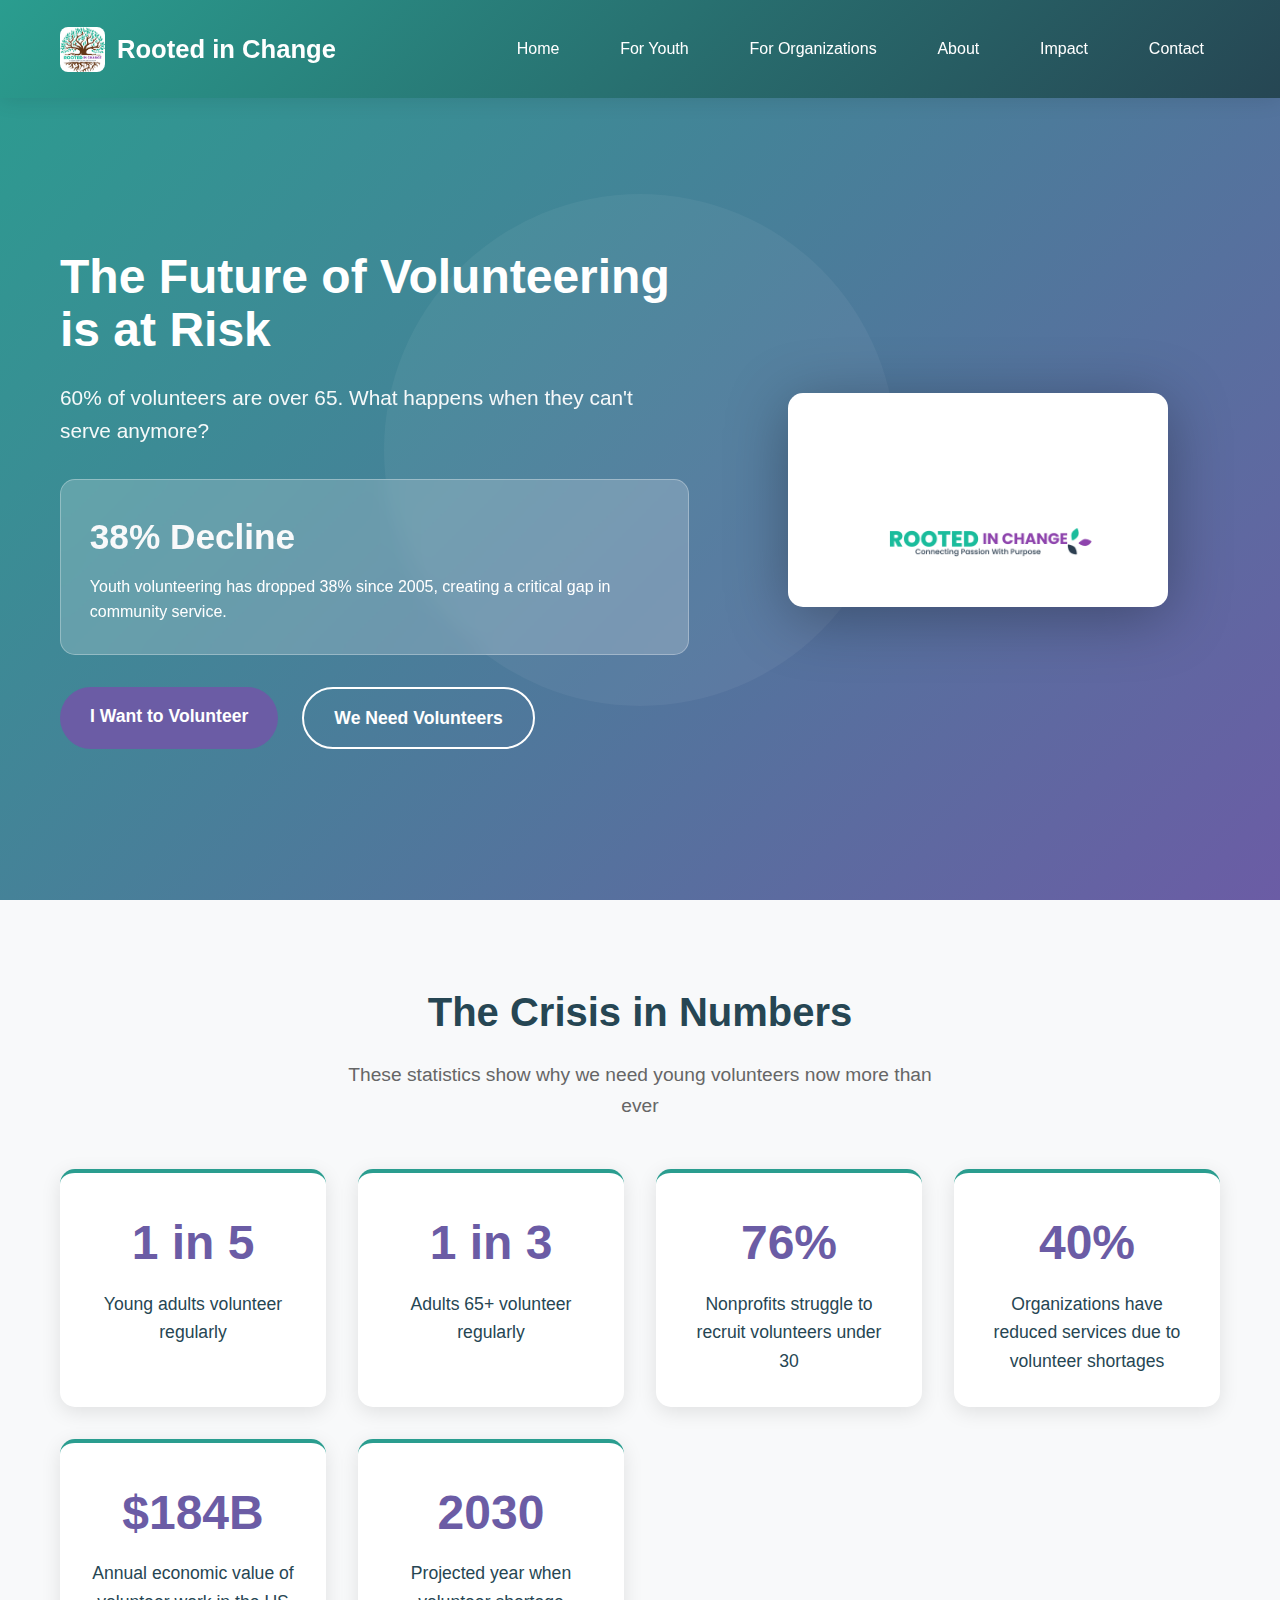
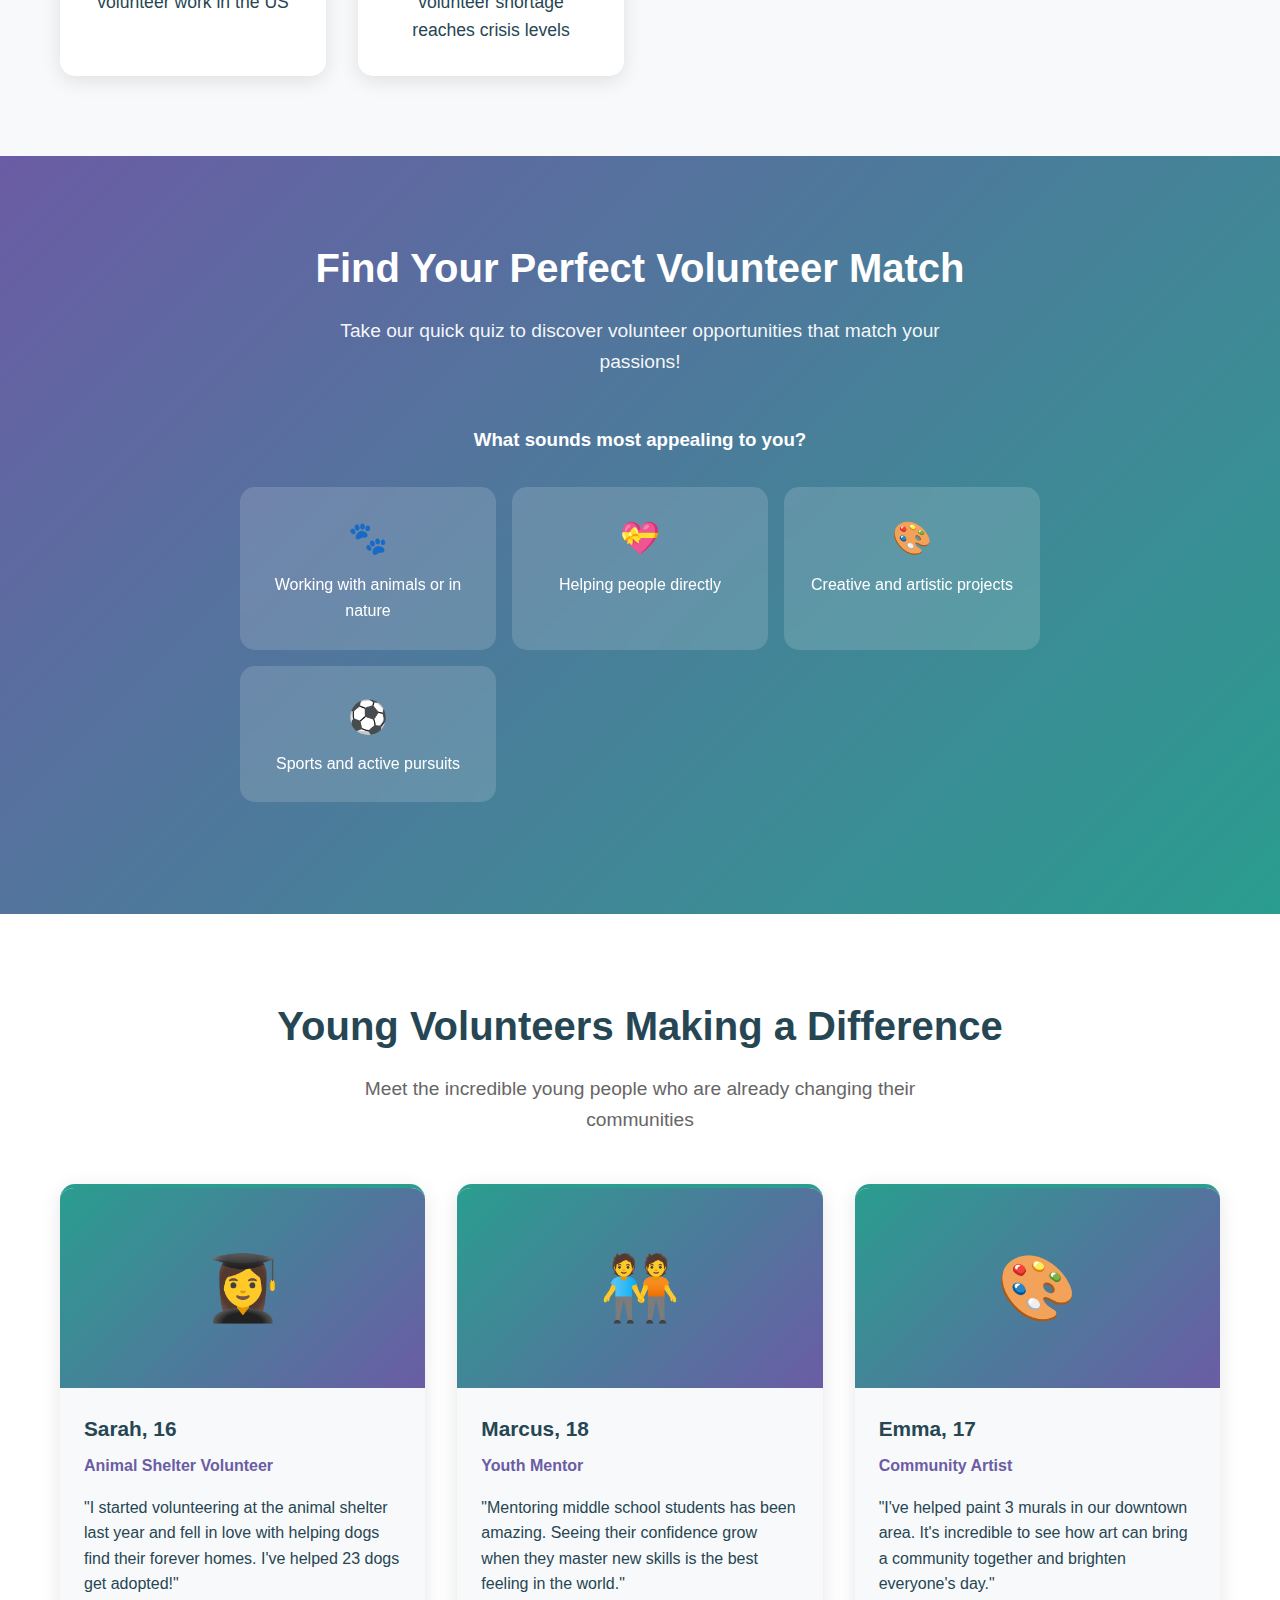
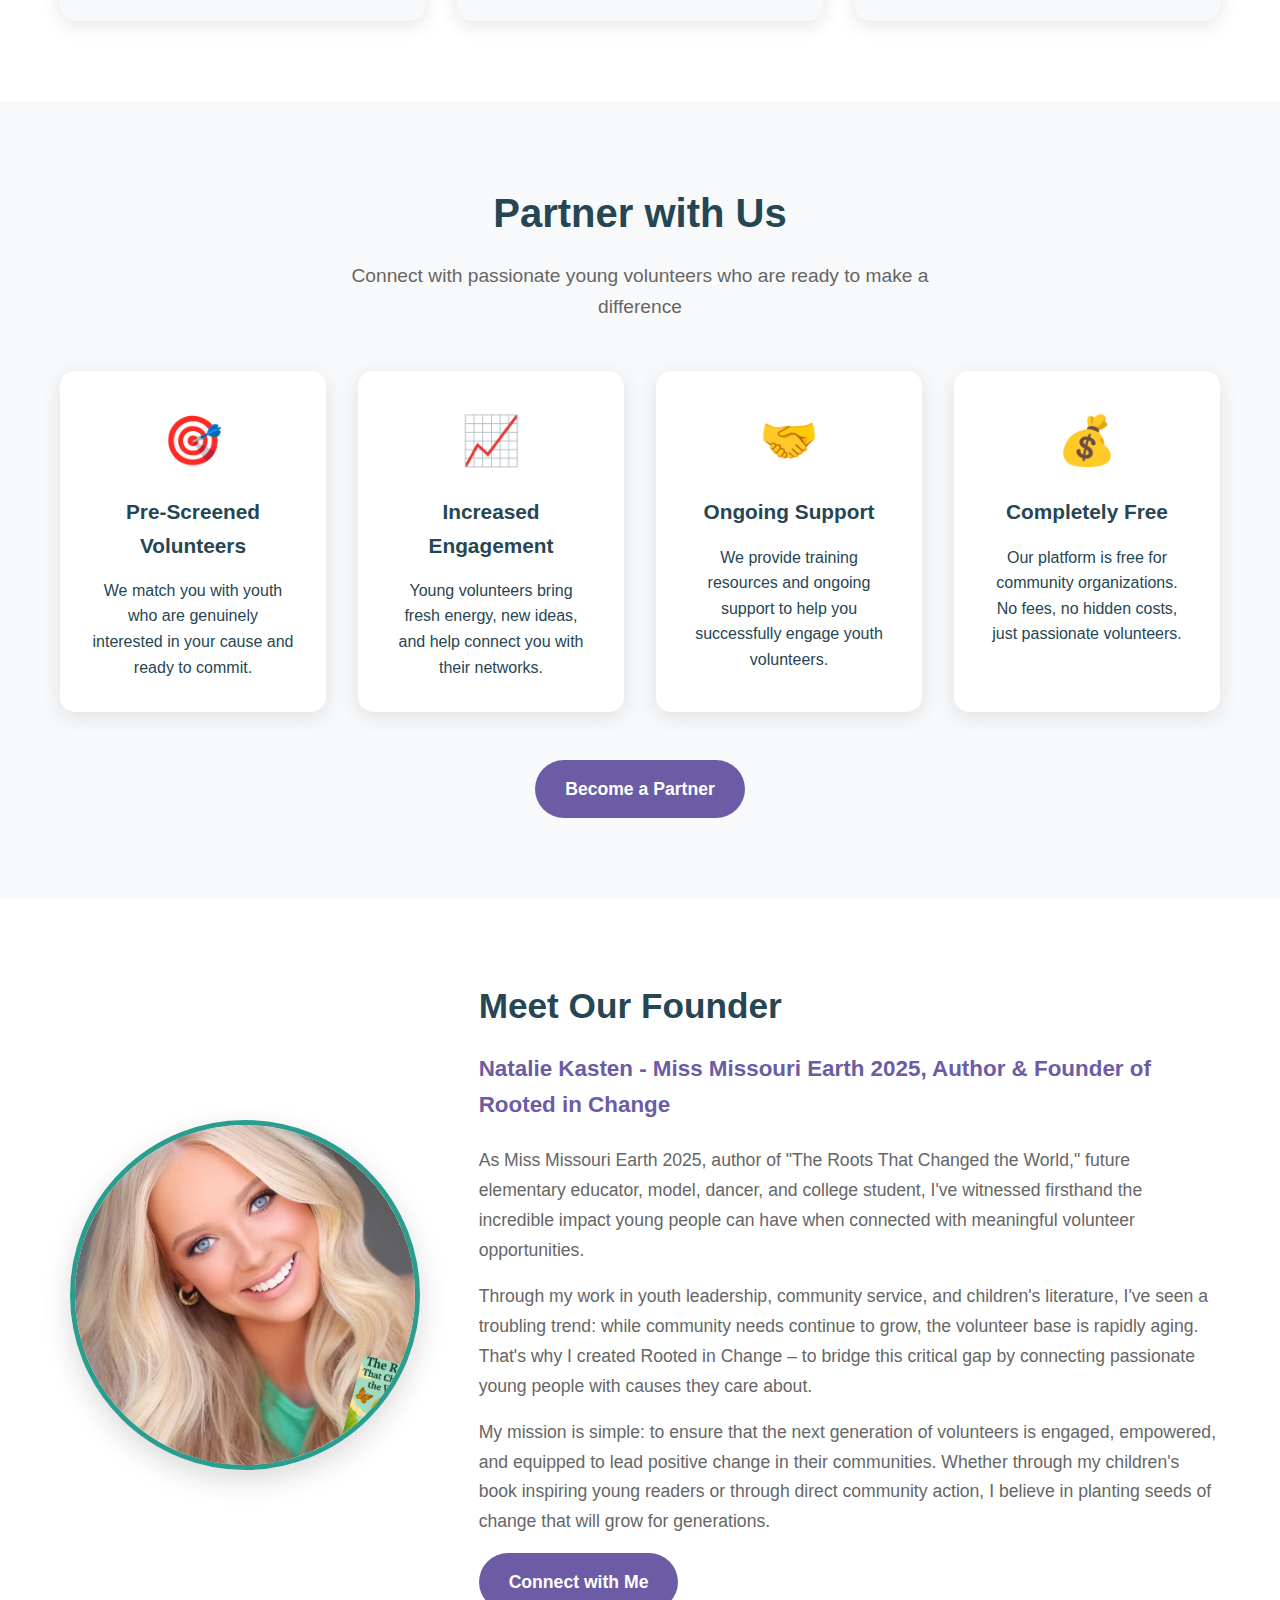
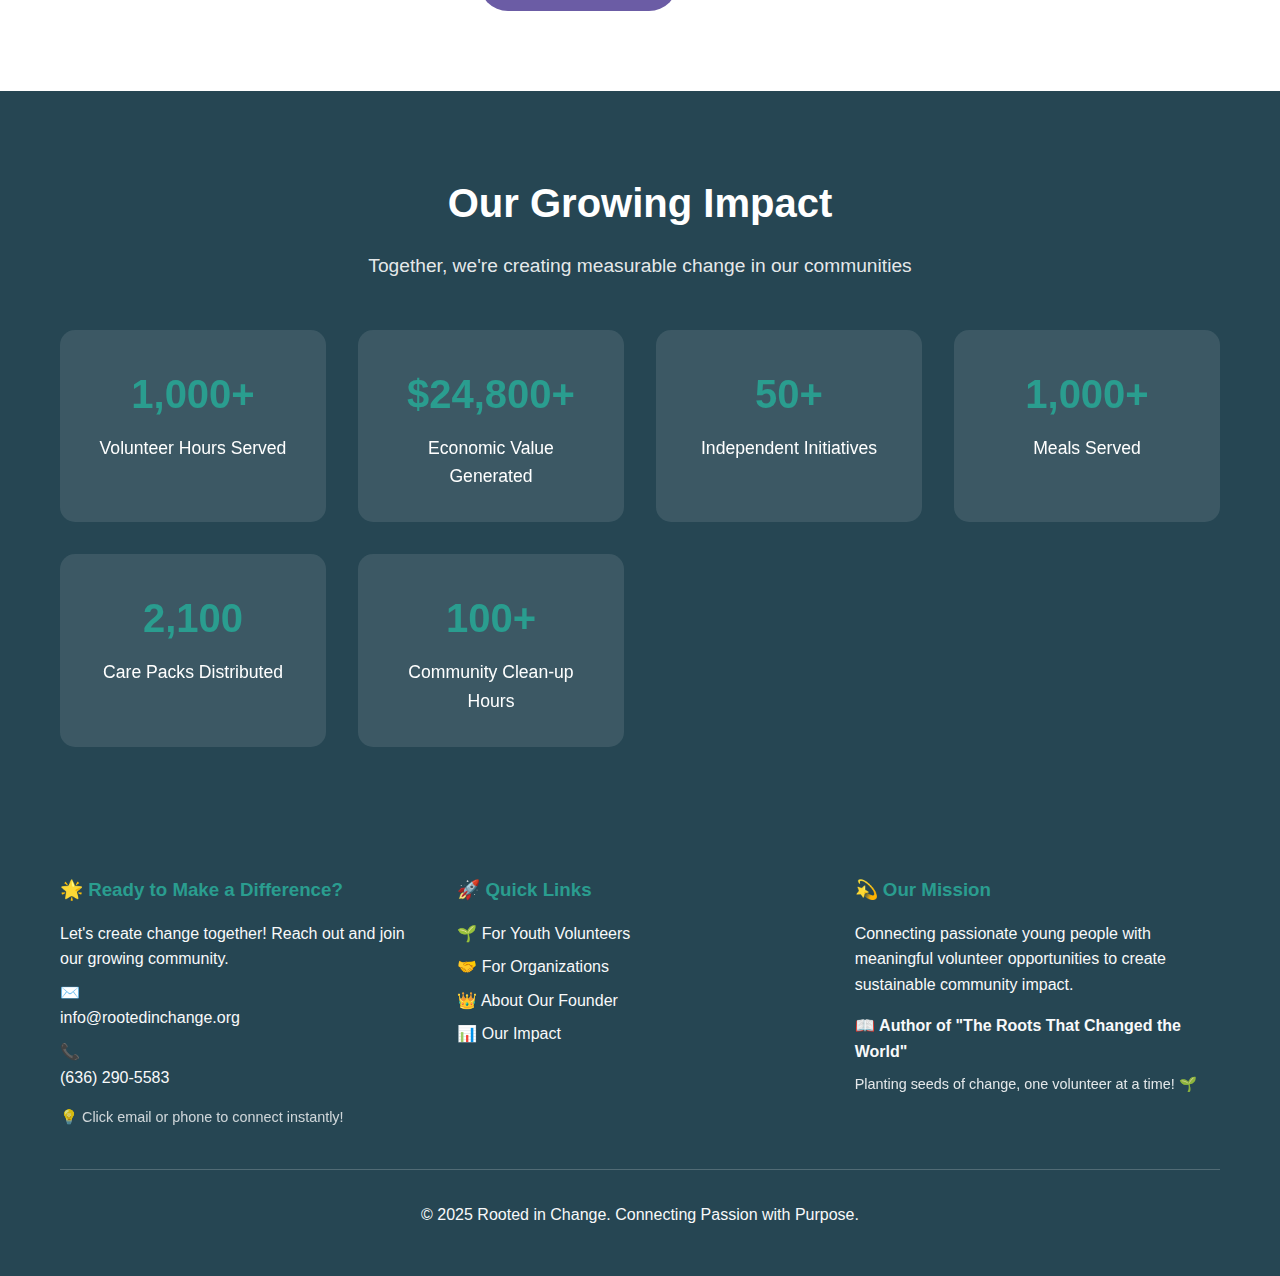
<file: index.html>
<!DOCTYPE html>
<html lang="en">
<head>
    <meta charset="UTF-8">
    <meta name="viewport" content="width=device-width, initial-scale=1.0">
    <title>Rooted in Change - Connecting Passion with Purpose</title>
    <style>
        * {
            margin: 0;
            padding: 0;
            box-sizing: border-box;
        }

        body {
            font-family: 'Segoe UI', Tahoma, Geneva, Verdana, sans-serif;
            line-height: 1.6;
            color: #264653;
            overflow-x: hidden;
        }

        .container {
            max-width: 1200px;
            margin: 0 auto;
            padding: 0 20px;
        }

        /* Header */
        header {
            background: linear-gradient(135deg, #2A9D8F 0%, #264653 100%);
            color: white;
            padding: 1.2rem 0;
            position: fixed;
            width: 100%;
            top: 0;
            z-index: 1000;
            box-shadow: 0 2px 20px rgba(0,0,0,0.1);
        }

        nav {
            display: flex;
            justify-content: space-between;
            align-items: center;
            height: 60px;
        }

        .logo {
            font-size: 1.6rem;
            font-weight: bold;
            display: flex;
            align-items: center;
            text-decoration: none;
            color: white;
        }

        .logo img {
            height: 45px;
            margin-right: 12px;
            border-radius: 8px;
        }

        .nav-links {
            display: flex;
            list-style: none;
            gap: 1.8rem;
            align-items: center;
            margin: 0;
            padding: 0;
        }

        .nav-links a {
            color: white;
            text-decoration: none;
            font-weight: 500;
            padding: 0.5rem 1rem;
            border-radius: 20px;
            transition: all 0.3s;
        }

        .nav-links a:hover {
            background: rgba(255,255,255,0.2);
            color: #6B5CA5;
        }

        .mobile-menu {
            display: none;
            flex-direction: column;
            cursor: pointer;
        }

        .mobile-menu span {
            width: 25px;
            height: 3px;
            background: white;
            margin: 3px 0;
            transition: 0.3s;
        }

        /* Hero Section */
        .hero {
            background: linear-gradient(135deg, #2A9D8F 0%, #6B5CA5 100%);
            color: white;
            min-height: 100vh;
            display: flex;
            align-items: center;
            position: relative;
            overflow: hidden;
            padding-top: 100px;
        }

        .hero::before {
            content: '';
            position: absolute;
            top: 0;
            left: 0;
            right: 0;
            bottom: 0;
            background: url('data:image/svg+xml,<svg xmlns="http://www.w3.org/2000/svg" viewBox="0 0 1000 1000"><circle cx="500" cy="500" r="200" fill="rgba(255,255,255,0.05)"/></svg>') center/cover;
            animation: float 6s ease-in-out infinite;
        }

        @keyframes float {
            0%, 100% { transform: translateY(0px) rotate(0deg); }
            50% { transform: translateY(-20px) rotate(5deg); }
        }

        .hero-content {
            position: relative;
            z-index: 2;
            display: grid;
            grid-template-columns: 1.3fr 1fr;
            gap: 3rem;
            align-items: center;
            width: 100%;
            padding: 2rem 0;
        }

        .hero-text h1 {
            font-size: 3rem;
            margin-bottom: 1.5rem;
            line-height: 1.1;
            font-weight: 700;
            animation: slideInFromLeft 1s ease-out;
        }

        .hero-subtitle {
            font-size: 1.3rem;
            margin-bottom: 2rem;
            font-weight: 500;
            opacity: 0.95;
            animation: slideInFromRight 1s ease-out 0.3s both;
        }

        .crisis-stat {
            background: rgba(255,255,255,0.2);
            padding: 1.8rem;
            border-radius: 15px;
            margin: 2rem 0;
            backdrop-filter: blur(10px);
            border: 1px solid rgba(255,255,255,0.3);
            animation: slideInFromBottom 1s ease-out 0.6s both;
        }

        .crisis-stat h3 {
            font-size: 2.2rem;
            color: #F8F9FA;
            margin-bottom: 0.5rem;
            font-weight: 700;
        }

        .hero-visual {
            display: flex;
            justify-content: center;
            align-items: center;
            animation: slideInFromRight 1s ease-out 0.9s both;
            padding: 1rem;
        }

        .hero-logo {
            max-width: 380px;
            width: 100%;
            height: auto;
            filter: drop-shadow(0 10px 30px rgba(0,0,0,0.3));
            border-radius: 15px;
        }

        .cta-buttons {
            display: flex;
            gap: 1.5rem;
            margin-top: 2rem;
            animation: slideInFromBottom 1s ease-out 0.9s both;
            flex-wrap: wrap;
        }

        .btn {
            padding: 15px 30px;
            border: none;
            border-radius: 50px;
            font-size: 1.1rem;
            font-weight: 600;
            cursor: pointer;
            transition: all 0.3s;
            text-decoration: none;
            display: inline-block;
            text-align: center;
        }

        .btn-primary {
            background: #6B5CA5;
            color: white;
        }

        .btn-primary:hover {
            background: #5a4d94;
            transform: translateY(-2px);
            box-shadow: 0 5px 15px rgba(107, 92, 165, 0.4);
        }

        .btn-secondary {
            background: transparent;
            color: white;
            border: 2px solid white;
        }

        .btn-secondary:hover {
            background: white;
            color: #2A9D8F;
        }

        /* Stats Section */
        .stats-section {
            background: #F8F9FA;
            padding: 5rem 0;
        }

        .section-header {
            text-align: center;
            margin-bottom: 3rem;
        }

        .section-header h2 {
            font-size: 2.5rem;
            color: #264653;
            margin-bottom: 1rem;
        }

        .section-header p {
            font-size: 1.2rem;
            color: #666;
            max-width: 600px;
            margin: 0 auto;
        }

        .stats-grid {
            display: grid;
            grid-template-columns: repeat(auto-fit, minmax(250px, 1fr));
            gap: 2rem;
            margin-top: 3rem;
        }

        .stat-card {
            background: white;
            padding: 2rem;
            border-radius: 15px;
            text-align: center;
            box-shadow: 0 5px 20px rgba(0,0,0,0.1);
            transition: transform 0.3s;
            border-top: 4px solid #2A9D8F;
        }

        .stat-card:hover {
            transform: translateY(-5px);
        }

        .stat-number {
            font-size: 3rem;
            font-weight: bold;
            color: #6B5CA5;
            display: block;
        }

        .stat-label {
            font-size: 1.1rem;
            color: #264653;
            margin-top: 0.5rem;
            font-weight: 500;
        }

        /* Quiz Section */
        .quiz-section {
            padding: 5rem 0;
            background: linear-gradient(135deg, #6B5CA5 0%, #2A9D8F 100%);
            color: white;
        }

        .quiz-container {
            max-width: 800px;
            margin: 0 auto;
            text-align: center;
        }

        .quiz-section .section-header h2 {
            color: white;
        }

        .quiz-section .section-header p {
            color: rgba(255,255,255,0.95);
            font-weight: 500;
        }

        .quiz-options {
            display: grid;
            grid-template-columns: repeat(auto-fit, minmax(200px, 1fr));
            gap: 1rem;
            margin: 2rem 0;
        }

        .quiz-option {
            background: rgba(255,255,255,0.15);
            padding: 1.5rem;
            border-radius: 15px;
            cursor: pointer;
            transition: all 0.3s;
            border: 2px solid transparent;
            backdrop-filter: blur(10px);
        }

        .quiz-option:hover {
            background: rgba(255,255,255,0.25);
            transform: translateY(-2px);
        }

        .quiz-result {
            display: none;
            background: rgba(255,255,255,0.15);
            padding: 2rem;
            border-radius: 15px;
            margin-top: 2rem;
            backdrop-filter: blur(10px);
        }

        .quiz-result.show {
            display: block;
        }

        .quiz-result ul {
            text-align: left;
            margin: 1rem 0;
            list-style: none;
            padding-left: 0;
        }

        .quiz-result li {
            padding: 0.5rem 0;
            font-size: 1.1rem;
        }

        /* Spotlights Section */
        .spotlights-section {
            padding: 5rem 0;
            background: white;
        }

        .spotlight-grid {
            display: grid;
            grid-template-columns: repeat(auto-fit, minmax(300px, 1fr));
            gap: 2rem;
            margin-top: 3rem;
        }

        .spotlight-card {
            background: #F8F9FA;
            border-radius: 15px;
            overflow: hidden;
            box-shadow: 0 5px 20px rgba(0,0,0,0.1);
            transition: transform 0.3s;
            border-top: 4px solid #2A9D8F;
        }

        .spotlight-card:hover {
            transform: translateY(-5px);
        }

        .spotlight-image {
            height: 200px;
            background: linear-gradient(135deg, #2A9D8F, #6B5CA5);
            display: flex;
            align-items: center;
            justify-content: center;
            color: white;
            font-size: 4rem;
        }

        .spotlight-content {
            padding: 1.5rem;
        }

        .spotlight-name {
            font-size: 1.3rem;
            font-weight: bold;
            color: #264653;
            margin-bottom: 0.5rem;
        }

        .spotlight-role {
            color: #6B5CA5;
            font-weight: 600;
            margin-bottom: 1rem;
        }

        /* Organizations Section */
        .organizations-section {
            padding: 5rem 0;
            background: #F8F9FA;
        }

        .org-benefits {
            display: grid;
            grid-template-columns: repeat(auto-fit, minmax(250px, 1fr));
            gap: 2rem;
            margin-top: 3rem;
        }

        .benefit-card {
            text-align: center;
            padding: 2rem;
            background: white;
            border-radius: 15px;
            box-shadow: 0 5px 20px rgba(0,0,0,0.1);
            transition: transform 0.3s;
        }

        .benefit-card:hover {
            transform: translateY(-5px);
        }

        .benefit-icon {
            font-size: 3rem;
            margin-bottom: 1rem;
        }

        .benefit-title {
            font-size: 1.3rem;
            font-weight: bold;
            color: #264653;
            margin-bottom: 1rem;
        }

        /* About Section */
        .about-section {
            padding: 5rem 0;
            background: white;
        }

        .about-content {
            display: grid;
            grid-template-columns: 1fr 2fr;
            gap: 3rem;
            align-items: center;
        }

        .about-image {
            width: 100%;
            max-width: 350px;
            height: 350px;
            border-radius: 50%;
            overflow: hidden;
            margin: 0 auto;
            box-shadow: 0 10px 30px rgba(0,0,0,0.15);
            border: 5px solid #2A9D8F;
            position: relative;
        }

        .about-image img {
            width: 100%;
            height: 100%;
            object-fit: cover;
            object-position: center 20%;
        }

        .book-showcase {
            position: absolute;
            bottom: -30px;
            right: -30px;
            width: 100px;
            height: 130px;
            border-radius: 8px;
            overflow: hidden;
            box-shadow: 0 5px 15px rgba(0,0,0,0.2);
            transform: rotate(15deg);
        }

        .book-showcase img {
            width: 100%;
            height: 100%;
            object-fit: cover;
        }

        .about-text h3 {
            font-size: 2.2rem;
            color: #264653;
            margin-bottom: 1rem;
        }

        .about-text h4 {
            font-size: 1.4rem;
            color: #6B5CA5;
            margin-bottom: 1.5rem;
            font-weight: 600;
        }

        .about-text p {
            margin-bottom: 1rem;
            color: #666;
            line-height: 1.7;
            font-size: 1.1rem;
        }

        /* Impact Section */
        .impact-section {
            padding: 5rem 0;
            background: #264653;
            color: white;
        }

        .impact-section .section-header h2 {
            color: white;
        }

        .impact-section .section-header p {
            color: rgba(255,255,255,0.9);
        }

        .impact-grid {
            display: grid;
            grid-template-columns: repeat(auto-fit, minmax(220px, 1fr));
            gap: 2rem;
            margin-top: 3rem;
        }

        .impact-metric {
            text-align: center;
            padding: 2rem;
            background: rgba(255,255,255,0.1);
            border-radius: 15px;
            backdrop-filter: blur(10px);
        }

        .impact-number {
            font-size: 2.5rem;
            font-weight: bold;
            color: #2A9D8F;
            display: block;
        }

        .impact-label {
            margin-top: 0.5rem;
            font-size: 1.1rem;
        }

        /* Footer */
        footer {
            background: #264653;
            color: white;
            padding: 3rem 0;
        }

        .footer-content {
            display: grid;
            grid-template-columns: repeat(auto-fit, minmax(250px, 1fr));
            gap: 2rem;
            margin-bottom: 2rem;
        }

        .footer-section h3 {
            color: #2A9D8F;
            margin-bottom: 1rem;
        }

        .footer-section p, .footer-section a {
            color: #F8F9FA;
            text-decoration: none;
            margin-bottom: 0.5rem;
            display: block;
        }

        .footer-section a:hover {
            color: #2A9D8F;
        }

        .footer-bottom {
            border-top: 1px solid rgba(255,255,255,0.2);
            padding-top: 2rem;
            text-align: center;
            color: #F8F9FA;
        }

        /* Animations */
        @keyframes slideInFromLeft {
            0% { transform: translateX(-100%); opacity: 0; }
            100% { transform: translateX(0); opacity: 1; }
        }

        @keyframes slideInFromRight {
            0% { transform: translateX(100%); opacity: 0; }
            100% { transform: translateX(0); opacity: 1; }
        }

        @keyframes slideInFromBottom {
            0% { transform: translateY(100%); opacity: 0; }
            100% { transform: translateY(0); opacity: 1; }
        }

        /* Mobile Responsive */
        @media (max-width: 968px) {
            .hero-content {
                grid-template-columns: 1fr;
                text-align: center;
                gap: 2rem;
            }
            
            .about-content {
                grid-template-columns: 1fr;
                text-align: center;
                gap: 2rem;
            }

            .hero-text h1 {
                font-size: 2.5rem;
            }
        }

        @media (max-width: 768px) {
            .mobile-menu {
                display: flex;
            }
            
            .nav-links {
                display: none;
                position: absolute;
                top: 100%;
                left: 0;
                width: 100%;
                background: linear-gradient(135deg, #2A9D8F 0%, #264653 100%);
                flex-direction: column;
                padding: 2rem;
                gap: 1rem;
            }
            
            .nav-links.active {
                display: flex;
            }
            
            .hero-text h1 {
                font-size: 2.2rem;
            }
            
            .cta-buttons {
                flex-direction: column;
                align-items: center;
                gap: 1rem;
            }
            
            .stats-grid, .impact-grid {
                grid-template-columns: 1fr;
            }

            .book-showcase {
                position: static;
                transform: none;
                margin: 1rem auto;
                width: 90px;
                height: 115px;
            }
        }
    </style>
</head>
<body>
    <header>
        <nav class="container">
            <a href="#home" class="logo">
                <img src="Logo.png" alt="Rooted in Change Logo">
                Rooted in Change
            </a>
            <ul class="nav-links" id="nav-links">
                <li><a href="#home">Home</a></li>
                <li><a href="#youth">For Youth</a></li>
                <li><a href="#organizations">For Organizations</a></li>
                <li><a href="#about">About</a></li>
                <li><a href="#impact">Impact</a></li>
                <li><a href="#contact">Contact</a></li>
            </ul>
            <div class="mobile-menu" id="mobile-menu">
                <span></span>
                <span></span>
                <span></span>
            </div>
        </nav>
    </header>

    <section id="home" class="hero">
        <div class="container">
            <div class="hero-content">
                <div class="hero-text">
                    <h1>The Future of Volunteering is at Risk</h1>
                    <p class="hero-subtitle">60% of volunteers are over 65. What happens when they can't serve anymore?</p>
                    
                    <div class="crisis-stat">
                        <h3>38% Decline</h3>
                        <p>Youth volunteering has dropped 38% since 2005, creating a critical gap in community service.</p>
                    </div>
                    
                    <div class="cta-buttons">
                        <a href="#youth" class="btn btn-primary">I Want to Volunteer</a>
                        <a href="#organizations" class="btn btn-secondary">We Need Volunteers</a>
                    </div>
                </div>
                <div class="hero-visual">
                    <img src="rooted-in-change-simple.png" alt="Rooted in Change - Connecting Passion with Purpose" class="hero-logo">
                </div>
            </div>
        </div>
    </section>

    <section class="stats-section">
        <div class="container">
            <div class="section-header">
                <h2>The Crisis in Numbers</h2>
                <p>These statistics show why we need young volunteers now more than ever</p>
            </div>
            
            <div class="stats-grid">
                <div class="stat-card">
                    <span class="stat-number">1 in 5</span>
                    <p class="stat-label">Young adults volunteer regularly</p>
                </div>
                <div class="stat-card">
                    <span class="stat-number">1 in 3</span>
                    <p class="stat-label">Adults 65+ volunteer regularly</p>
                </div>
                <div class="stat-card">
                    <span class="stat-number">76%</span>
                    <p class="stat-label">Nonprofits struggle to recruit volunteers under 30</p>
                </div>
                <div class="stat-card">
                    <span class="stat-number">40%</span>
                    <p class="stat-label">Organizations have reduced services due to volunteer shortages</p>
                </div>
                <div class="stat-card">
                    <span class="stat-number">$184B</span>
                    <p class="stat-label">Annual economic value of volunteer work in the US</p>
                </div>
                <div class="stat-card">
                    <span class="stat-number">2030</span>
                    <p class="stat-label">Projected year when volunteer shortage reaches crisis levels</p>
                </div>
            </div>
        </div>
    </section>

    <section id="youth" class="quiz-section">
        <div class="container">
            <div class="quiz-container">
                <div class="section-header">
                    <h2>Find Your Perfect Volunteer Match</h2>
                    <p>Take our quick quiz to discover volunteer opportunities that match your passions!</p>
                </div>
                
                <div id="quiz-question">
                    <h3>What sounds most appealing to you?</h3>
                    <div class="quiz-options">
                        <div class="quiz-option" onclick="showQuizResult('animals')">
                            <div style="font-size: 2rem; margin-bottom: 0.5rem;">🐾</div>
                            <p>Working with animals or in nature</p>
                        </div>
                        <div class="quiz-option" onclick="showQuizResult('people')">
                            <div style="font-size: 2rem; margin-bottom: 0.5rem;">💝</div>
                            <p>Helping people directly</p>
                        </div>
                        <div class="quiz-option" onclick="showQuizResult('creative')">
                            <div style="font-size: 2rem; margin-bottom: 0.5rem;">🎨</div>
                            <p>Creative and artistic projects</p>
                        </div>
                        <div class="quiz-option" onclick="showQuizResult('active')">
                            <div style="font-size: 2rem; margin-bottom: 0.5rem;">⚽</div>
                            <p>Sports and active pursuits</p>
                        </div>
                    </div>
                </div>
                
                <div class="quiz-result" id="quiz-result-animals">
                    <h3>🌿 Perfect! You're a Nature & Animal Lover</h3>
                    <p>You'd be amazing at:</p>
                    <ul>
                        <li>🐕 Animal shelter volunteering</li>
                        <li>🦋 Wildlife rehabilitation</li>
                        <li>🌱 Community gardens</li>
                        <li>🌊 Environmental clean-up projects</li>
                    </ul>
                    <a href="mailto:info@rootedinchange.org?subject=I want to volunteer with animals and nature!&body=Hi! I took your quiz and I'm interested in animal and nature volunteering opportunities. Please connect me with organizations that need help!" class="btn btn-primary">Get Connected</a>
                </div>
                
                <div class="quiz-result" id="quiz-result-people">
                    <h3>💝 Amazing! You're a Natural Helper</h3>
                    <p>You'd be perfect for:</p>
                    <ul>
                        <li>📚 Mentoring younger students</li>
                        <li>👵 Senior center activities</li>
                        <li>🍽️ Food banks and soup kitchens</li>
                        <li>🏠 Homeless shelter support</li>
                    </ul>
                    <a href="mailto:info@rootedinchange.org?subject=I want to volunteer helping people!&body=Hi! I took your quiz and I'm interested in people-focused volunteering opportunities. Please connect me with organizations that need help!" class="btn btn-primary">Get Connected</a>
                </div>
                
                <div class="quiz-result" id="quiz-result-creative">
                    <h3>🎨 Fantastic! You're a Creative Changemaker</h3>
                    <p>You'd be amazing at:</p>
                    <ul>
                        <li>🎭 Art programs for kids</li>
                        <li>🎪 Community theater</li>
                        <li>🖌️ Mural painting projects</li>
                        <li>🎵 Music programs for seniors</li>
                    </ul>
                    <a href="mailto:info@rootedinchange.org?subject=I want to volunteer with creative projects!&body=Hi! I took your quiz and I'm interested in creative volunteering opportunities. Please connect me with organizations that need help!" class="btn btn-primary">Get Connected</a>
                </div>
                
                <div class="quiz-result" id="quiz-result-active">
                    <h3>⚽ Awesome! You're an Active Leader</h3>
                    <p>You'd be great at:</p>
                    <ul>
                        <li>🏃 Coaching youth sports</li>
                        <li>🏅 Special Olympics support</li>
                        <li>🚴 Outdoor adventure programs</li>
                        <li>🏋️ Community fitness events</li>
                    </ul>
                    <a href="mailto:info@rootedinchange.org?subject=I want to volunteer with sports and active programs!&body=Hi! I took your quiz and I'm interested in active volunteering opportunities. Please connect me with organizations that need help!" class="btn btn-primary">Get Connected</a>
                </div>
            </div>
        </div>
    </section>

    <section class="spotlights-section">
        <div class="container">
            <div class="section-header">
                <h2>Young Volunteers Making a Difference</h2>
                <p>Meet the incredible young people who are already changing their communities</p>
            </div>
            
            <div class="spotlight-grid">
                <div class="spotlight-card">
                    <div class="spotlight-image">👩‍🎓</div>
                    <div class="spotlight-content">
                        <div class="spotlight-name">Sarah, 16</div>
                        <div class="spotlight-role">Animal Shelter Volunteer</div>
                        <p>"I started volunteering at the animal shelter last year and fell in love with helping dogs find their forever homes. I've helped 23 dogs get adopted!"</p>
                    </div>
                </div>
                
                <div class="spotlight-card">
                    <div class="spotlight-image">🧑‍🤝‍🧑</div>
                    <div class="spotlight-content">
                        <div class="spotlight-name">Marcus, 18</div>
                        <div class="spotlight-role">Youth Mentor</div>
                        <p>"Mentoring middle school students has been amazing. Seeing their confidence grow when they master new skills is the best feeling in the world."</p>
                    </div>
                </div>
                
                <div class="spotlight-card">
                    <div class="spotlight-image">🎨</div>
                    <div class="spotlight-content">
                        <div class="spotlight-name">Emma, 17</div>
                        <div class="spotlight-role">Community Artist</div>
                        <p>"I've helped paint 3 murals in our downtown area. It's incredible to see how art can bring a community together and brighten everyone's day."</p>
                    </div>
                </div>
            </div>
        </div>
    </section>

    <section id="organizations" class="organizations-section">
        <div class="container">
            <div class="section-header">
                <h2>Partner with Us</h2>
                <p>Connect with passionate young volunteers who are ready to make a difference</p>
            </div>
            
            <div class="org-benefits">
                <div class="benefit-card">
                    <div class="benefit-icon">🎯</div>
                    <div class="benefit-title">Pre-Screened Volunteers</div>
                    <p>We match you with youth who are genuinely interested in your cause and ready to commit.</p>
                </div>
                
                <div class="benefit-card">
                    <div class="benefit-icon">📈</div>
                    <div class="benefit-title">Increased Engagement</div>
                    <p>Young volunteers bring fresh energy, new ideas, and help connect you with their networks.</p>
                </div>
                
                <div class="benefit-card">
                    <div class="benefit-icon">🤝</div>
                    <div class="benefit-title">Ongoing Support</div>
                    <p>We provide training resources and ongoing support to help you successfully engage youth volunteers.</p>
                </div>
                
                <div class="benefit-card">
                    <div class="benefit-icon">💰</div>
                    <div class="benefit-title">Completely Free</div>
                    <p>Our platform is free for community organizations. No fees, no hidden costs, just passionate volunteers.</p>
                </div>
            </div>
            
            <div style="text-align: center; margin-top: 3rem;">
                <a href="mailto:info@rootedinchange.org?subject=Partnership Request&body=Hi Natalie! We'd love to partner with Rooted in Change. Organization Name: Contact Email: Phone: Website: About our organization:" class="btn btn-primary">Become a Partner</a>
            </div>
        </div>
    </section>

    <section id="about" class="about-section">
        <div class="container">
            <div class="about-content">
                <div class="about-image">
                    <img src="natalie-photo.jpg" alt="Natalie Kasten - Founder">
                    <div class="book-showcase">
                        <img src="book-cover.png" alt="The Roots That Changed the World">
                    </div>
                </div>
                <div class="about-text">
                    <h3>Meet Our Founder</h3>
                    <h4>Natalie Kasten - Miss Missouri Earth 2025, Author & Founder of Rooted in Change</h4>
                    <p>As Miss Missouri Earth 2025, author of "The Roots That Changed the World," future elementary educator, model, dancer, and college student, I've witnessed firsthand the incredible impact young people can have when connected with meaningful volunteer opportunities.</p>
                    <p>Through my work in youth leadership, community service, and children's literature, I've seen a troubling trend: while community needs continue to grow, the volunteer base is rapidly aging. That's why I created Rooted in Change – to bridge this critical gap by connecting passionate young people with causes they care about.</p>
                    <p>My mission is simple: to ensure that the next generation of volunteers is engaged, empowered, and equipped to lead positive change in their communities. Whether through my children's book inspiring young readers or through direct community action, I believe in planting seeds of change that will grow for generations.</p>
                    <a href="mailto:info@rootedinchange.org?subject=Connect with Natalie&body=Hi Natalie, I'd love to connect about Rooted in Change!" class="btn btn-primary">Connect with Me</a>
                </div>
            </div>
        </div>
    </section>

    <section id="impact" class="impact-section">
        <div class="container">
            <div class="section-header">
                <h2>Our Growing Impact</h2>
                <p>Together, we're creating measurable change in our communities</p>
            </div>
            
            <div class="impact-grid">
                <div class="impact-metric">
                    <span class="impact-number">1,000+</span>
                    <p class="impact-label">Volunteer Hours Served</p>
                </div>
                
                <div class="impact-metric">
                    <span class="impact-number">$24,800+</span>
                    <p class="impact-label">Economic Value Generated</p>
                </div>
                
                <div class="impact-metric">
                    <span class="impact-number">50+</span>
                    <p class="impact-label">Independent Initiatives</p>
                </div>
                
                <div class="impact-metric">
                    <span class="impact-number">1,000+</span>
                    <p class="impact-label">Meals Served</p>
                </div>
                
                <div class="impact-metric">
                    <span class="impact-number">2,100</span>
                    <p class="impact-label">Care Packs Distributed</p>
                </div>
                
                <div class="impact-metric">
                    <span class="impact-number">100+</span>
                    <p class="impact-label">Community Clean-up Hours</p>
                </div>
            </div>
        </div>
    </section>

    <footer id="contact">
        <div class="container">
            <div class="footer-content">
                <div class="footer-section">
                    <h3>🌟 Ready to Make a Difference?</h3>
                    <p>Let's create change together! Reach out and join our growing community.</p>
                    <p>✉️ <a href="mailto:info@rootedinchange.org?subject=I want to get involved!&body=Hi! I'm interested in getting involved with Rooted in Change.">info@rootedinchange.org</a></p>
                    <p>📞 <a href="tel:+16362905583">(636) 290-5583</a></p>
                    <p style="margin-top: 1rem; font-size: 0.9rem; opacity: 0.8;">💡 Click email or phone to connect instantly!</p>
                </div>
                
                <div class="footer-section">
                    <h3>🚀 Quick Links</h3>
                    <p><a href="#youth">🌱 For Youth Volunteers</a></p>
                    <p><a href="#organizations">🤝 For Organizations</a></p>
                    <p><a href="#about">👑 About Our Founder</a></p>
                    <p><a href="#impact">📊 Our Impact</a></p>
                </div>
                
                <div class="footer-section">
                    <h3>💫 Our Mission</h3>
                    <p>Connecting passionate young people with meaningful volunteer opportunities to create sustainable community impact.</p>
                    <p style="margin-top: 1rem;">📖 <strong>Author of "The Roots That Changed the World"</strong></p>
                    <p style="font-size: 0.9rem; opacity: 0.9; margin-top: 0.5rem;">Planting seeds of change, one volunteer at a time! 🌱</p>
                </div>
            </div>
            
            <div class="footer-bottom">
                <p>&copy; 2025 Rooted in Change. Connecting Passion with Purpose.</p>
            </div>
        </div>
    </footer>

    <script>
        function showQuizResult(type) {
            document.getElementById('quiz-question').style.display = 'none';
            document.getElementById('quiz-result-' + type).classList.add('show');
        }

        document.querySelectorAll('a[href^="#"]').forEach(function(anchor) {
            anchor.addEventListener('click', function (e) {
                e.preventDefault();
                var target = document.querySelector(this.getAttribute('href'));
                if (target) {
                    target.scrollIntoView({ behavior: 'smooth' });
                }
            });
        });

        document.getElementById('mobile-menu').addEventListener('click', function() {
            document.getElementById('nav-links').classList.toggle('active');
        });
    </script>
</body>
</html>
</file>
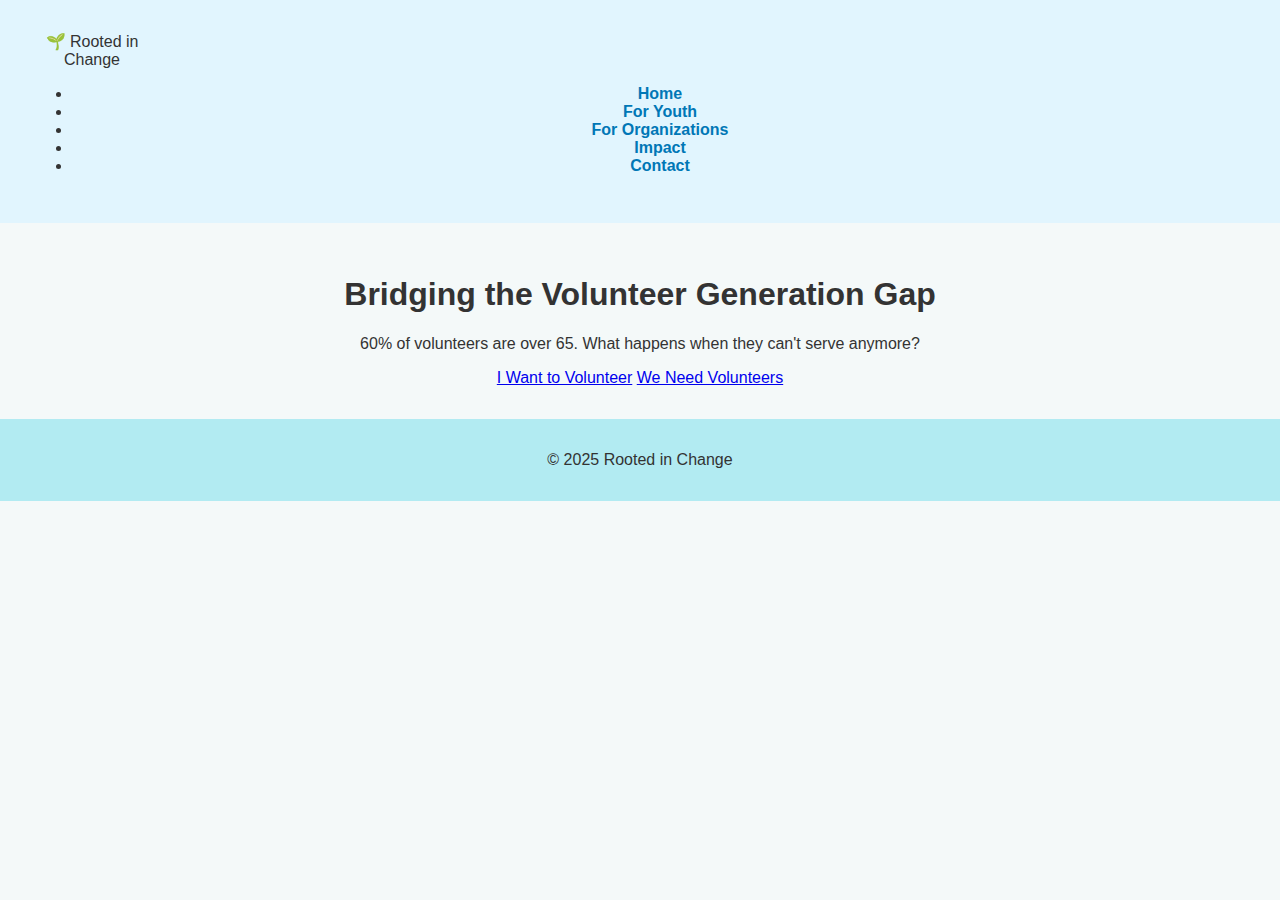
<file: index.html.html>
<!DOCTYPE html>
<html lang="en">
<head>
    <meta charset="UTF-8">
    <title>Rooted in Change</title>
    <link rel="stylesheet" href="style.css">
</head>
<body>
    <header>
        <nav>
            <div class="logo">🌱 Rooted in Change</div>
            <ul class="nav-links">
                <li><a href="#home">Home</a></li>
                <li><a href="#youth">For Youth</a></li>
                <li><a href="#organizations">For Organizations</a></li>
                <li><a href="#impact">Impact</a></li>
                <li><a href="#contact">Contact</a></li>
            </ul>
        </nav>
    </header>
    <section class="hero" id="home">
        <h1>Bridging the Volunteer Generation Gap</h1>
        <p>60% of volunteers are over 65. What happens when they can't serve anymore?</p>
        <a href="#youth" class="btn btn-primary">I Want to Volunteer</a>
        <a href="#organizations" class="btn btn-primary">We Need Volunteers</a>
    </section>
    <footer id="contact">
        <p>&copy; 2025 Rooted in Change</p>
    </footer>
</body>
</html>
</file>
<file: style.css>
body {
  font-family: Arial, sans-serif;
  margin: 0;
  padding: 0;
  text-align: center;
  background: #f4f9f9;
  color: #333;
}
header {
  background-color: #e1f5fe;
  padding: 2rem;
}
.logo {
  max-width: 120px;
}
nav a {
  margin: 0 10px;
  text-decoration: none;
  color: #0077b6;
  font-weight: bold;
}
.hero {
  padding: 2rem;
}
.features {
  display: flex;
  justify-content: space-around;
  padding: 2rem;
}
.features div {
  max-width: 300px;
}
.features img {
  width: 100%;
  border-radius: 10px;
}
footer {
  background: #b2ebf2;
  padding: 1rem;
}
</file>
